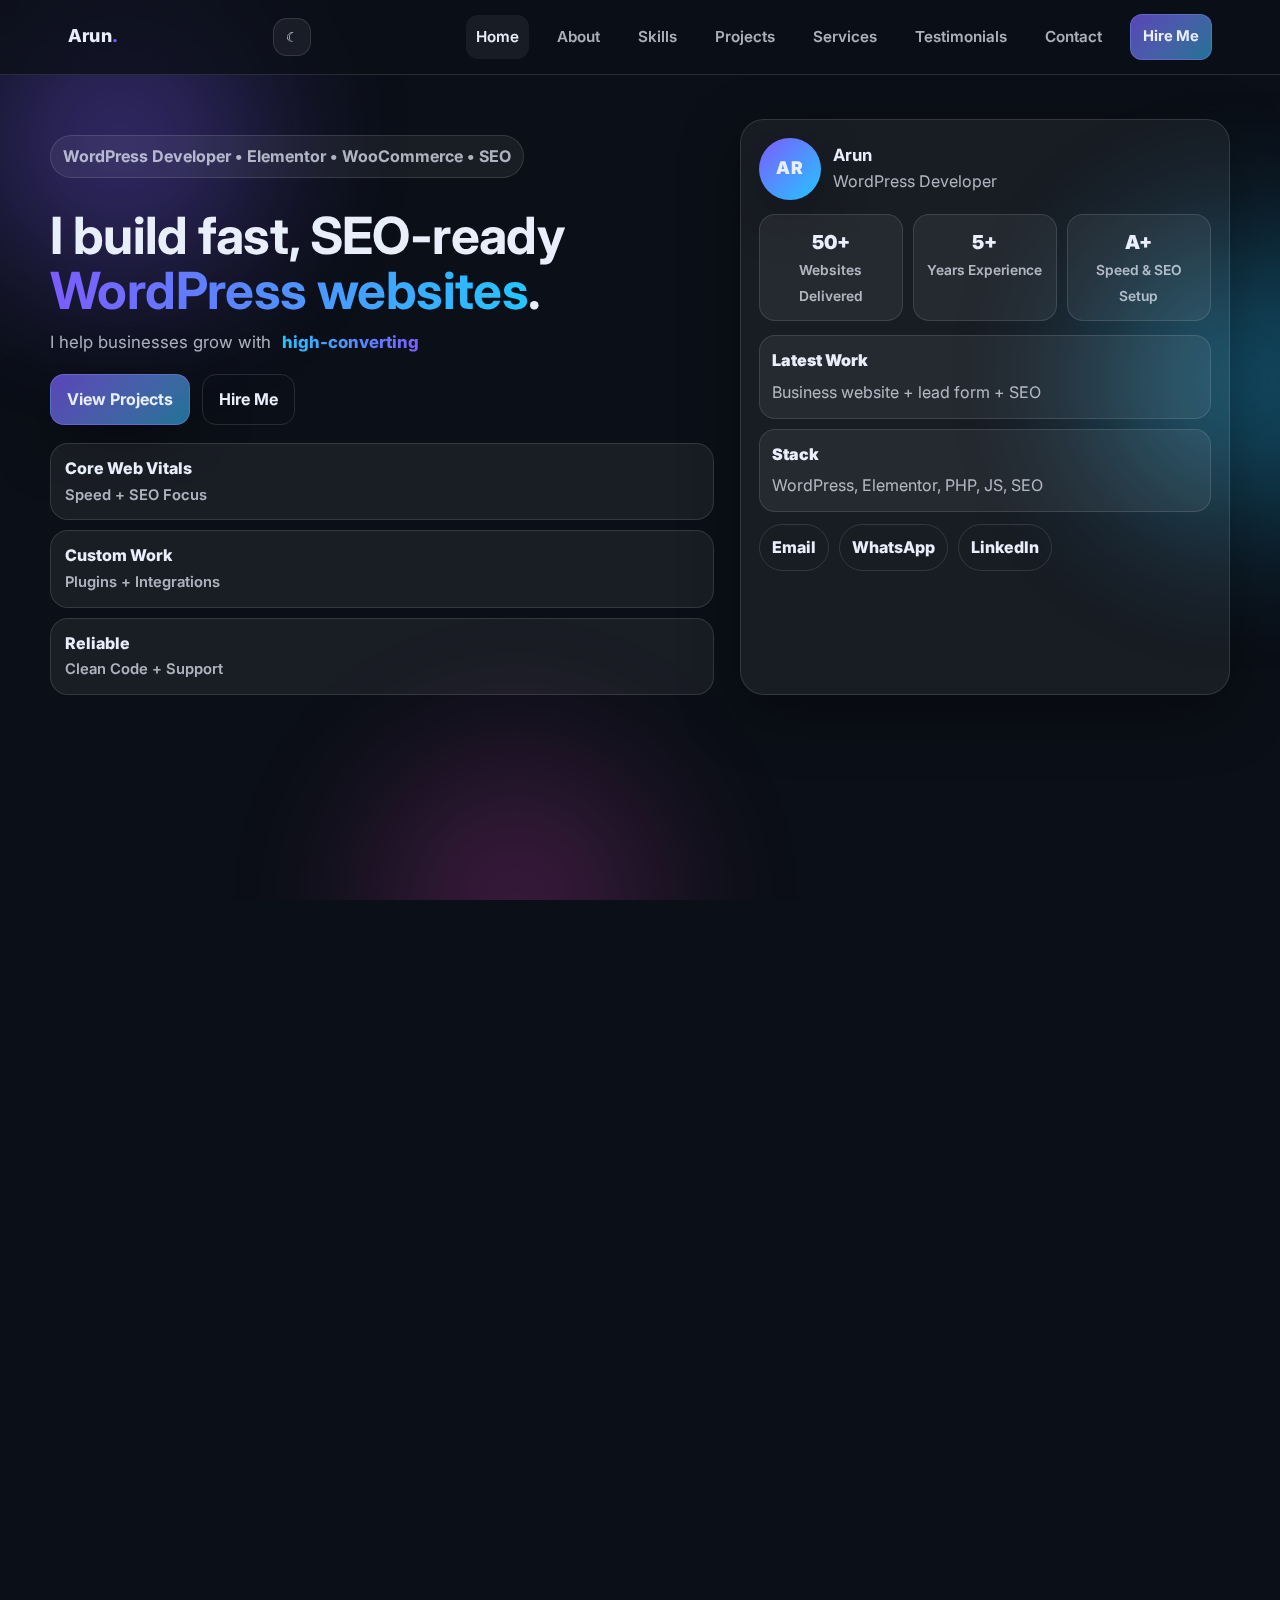
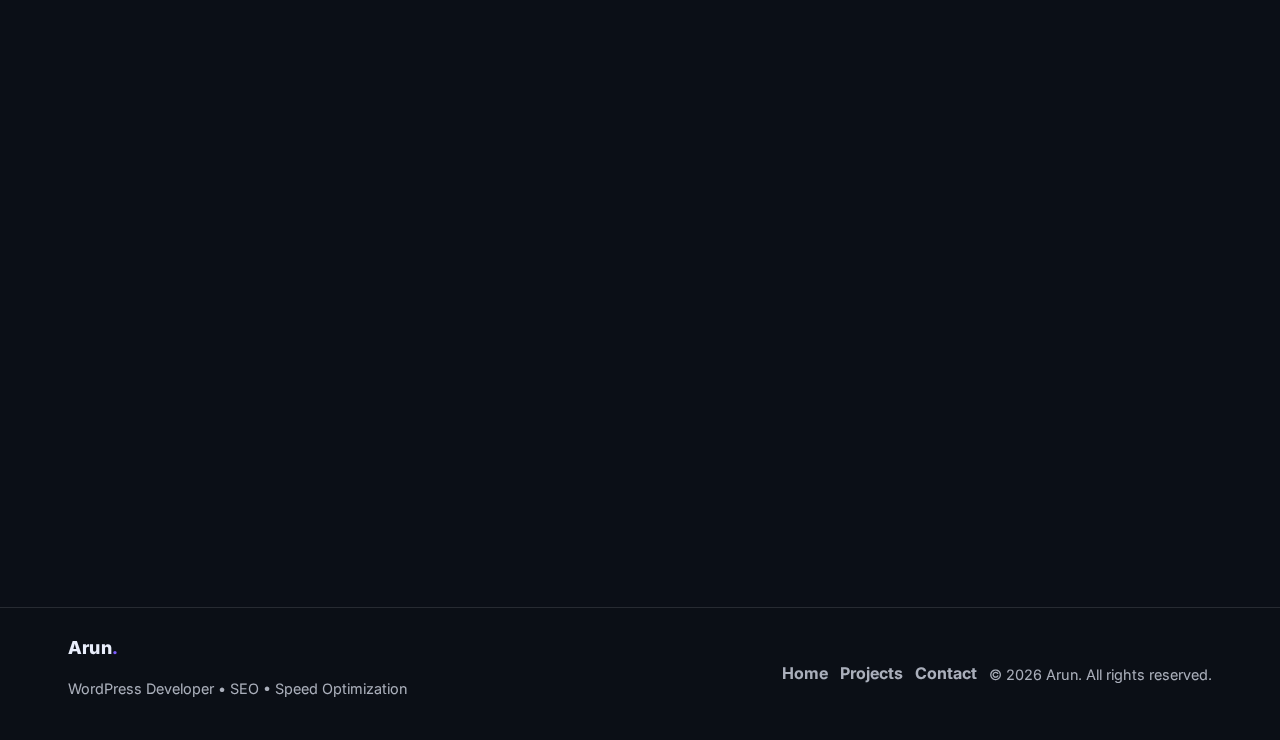
<file: index.html>
<!DOCTYPE html>
<html lang="en">
<head>
  <meta charset="UTF-8" />
  <meta name="viewport" content="width=device-width, initial-scale=1.0" />
  <title>Arun | WordPress Developer</title>
  <meta name="description" content="Arun - WordPress Developer building fast, SEO-ready websites with Elementor, WooCommerce, and custom plugins." />
  <meta name="robots" content="index,follow" />

  <!-- Open Graph -->
  <meta property="og:title" content="Arun | WordPress Developer" />
  <meta property="og:description" content="Fast, SEO-ready WordPress websites. Elementor, WooCommerce, Custom Plugins, Speed Optimization." />
  <meta property="og:type" content="website" />

  <!-- Fonts -->
  <link rel="preconnect" href="https://fonts.googleapis.com">
  <link rel="preconnect" href="https://fonts.gstatic.com" crossorigin>
  <link href="https://fonts.googleapis.com/css2?family=Inter:wght@400;500;600;700;800&display=swap" rel="stylesheet">

  <link rel="stylesheet" href="style.css" />
  <link rel="script" href="script.js"
  
</head>

<body>
  <!-- Background decorations -->
  <div class="bg-blobs" aria-hidden="true">
    <span class="blob b1"></span>
    <span class="blob b2"></span>
    <span class="blob b3"></span>
  </div>

  <!-- Header -->
  <header class="header" id="top">
    <nav class="nav container">
      <a class="logo" href="#home" aria-label="Arun Home">
        Arun<span class="dot">.</span>
      </a>

      <button class="icon-btn" id="themeToggle" aria-label="Toggle theme" title="Toggle theme">
        <span class="icon-sun" aria-hidden="true">☀</span>
        <span class="icon-moon" aria-hidden="true">☾</span>
      </button>

      <button class="hamburger" id="hamburger" aria-label="Open menu" aria-expanded="false">
        <span></span><span></span><span></span>
      </button>

      <div class="nav-links" id="navLinks">
        <a href="#home" class="nav-link active">Home</a>
        <a href="#about" class="nav-link">About</a>
        <a href="#skills" class="nav-link">Skills</a>
        <a href="#projects" class="nav-link">Projects</a>
        <a href="#services" class="nav-link">Services</a>
        <a href="#testimonials" class="nav-link">Testimonials</a>
        <a href="#contact" class="nav-link">Contact</a>
        <a href="#contact" class="btn btn-sm">Hire Me</a>
      </div>
    </nav>

    <!-- Mobile slide panel -->
    <div class="mobile-panel" id="mobilePanel" aria-hidden="true">
      <div class="mobile-panel-inner">
        <div class="mobile-top">
          <span class="mobile-title">Menu</span>
          <button class="icon-btn" id="closeMobile" aria-label="Close menu">✕</button>
        </div>
        <div class="mobile-links">
          <a href="#home" class="m-link">Home</a>
          <a href="#about" class="m-link">About</a>
          <a href="#skills" class="m-link">Skills</a>
          <a href="#projects" class="m-link">Projects</a>
          <a href="#services" class="m-link">Services</a>
          <a href="#testimonials" class="m-link">Testimonials</a>
          <a href="#contact" class="m-link">Contact</a>
        </div>
        <a class="btn btn-full" href="#contact">Hire Arun</a>
      </div>
    </div>
  </header>

  <!-- Main -->
  <main>
    <!-- Hero -->
    <section class="hero container section" id="home">
      <div class="hero-grid">
        <div class="hero-copy reveal">
          <p class="pill">WordPress Developer • Elementor • WooCommerce • SEO</p>
          <h1 class="hero-title">
            I build fast, SEO-ready <span class="grad">WordPress websites</span>.
          </h1>

          <p class="hero-sub">
            <span class="muted">I help businesses grow with</span>
            <span class="typing" id="typing" aria-label="Typing roles"></span>
          </p>

          <div class="hero-cta">
            <a class="btn" href="#projects">View Projects</a>
            <a class="btn btn-ghost" href="#contact">Hire Me</a>
          </div>

          <div class="hero-badges">
            <div class="badge">
              <span class="badge-k">Core Web Vitals</span>
              <span class="badge-v">Speed + SEO Focus</span>
            </div>
            <div class="badge">
              <span class="badge-k">Custom Work</span>
              <span class="badge-v">Plugins + Integrations</span>
            </div>
            <div class="badge">
              <span class="badge-k">Reliable</span>
              <span class="badge-v">Clean Code + Support</span>
            </div>
          </div>
        </div>

        <div class="hero-card reveal">
          <div class="profile">
            <div class="profile-img" role="img" aria-label="Profile placeholder">
              <span>AR</span>
            </div>
            <div class="profile-meta">
              <h3>Arun</h3>
              <p class="muted">WordPress Developer</p>
            </div>
          </div>

          <div class="quick-stats">
            <div class="qstat">
              <span class="qnum">50+</span>
              <span class="qtxt">Websites Delivered</span>
            </div>
            <div class="qstat">
              <span class="qnum">5+</span>
              <span class="qtxt">Years Experience</span>
            </div>
            <div class="qstat">
              <span class="qnum">A+</span>
              <span class="qtxt">Speed & SEO Setup</span>
            </div>
          </div>

          <div class="mini-cards">
            <div class="mini">
              <p class="mini-t">Latest Work</p>
              <p class="mini-d muted">Business website + lead form + SEO</p>
            </div>
            <div class="mini">
              <p class="mini-t">Stack</p>
              <p class="mini-d muted">WordPress, Elementor, PHP, JS, SEO</p>
            </div>
          </div>

          <div class="hero-social">
            <a class="chip" href="#contact">Email</a>
            <a class="chip" href="#contact">WhatsApp</a>
            <a class="chip" href="#contact">LinkedIn</a>
          </div>
        </div>
      </div>
    </section>

    <!-- About -->
    <section class="container section" id="about">
      <div class="section-head reveal">
        <h2>About</h2>
        <p class="muted">
          I build WordPress sites that load fast, rank better, and convert visitors into leads.
          My focus is clean UI, SEO-ready structure, and performance.
        </p>
      </div>

      <div class="about-grid">
        <div class="about-card reveal">
          <h3>What I do</h3>
          <ul class="ticks">
            <li>Custom WordPress websites (Elementor / Gutenberg)</li>
            <li>WooCommerce store setup + checkout optimization</li>
            <li>Speed optimization (Core Web Vitals)</li>
            <li>On-page SEO + schema + indexing fixes</li>
            <li>Plugin customization + API integrations</li>
          </ul>
          <a class="btn btn-ghost" href="#" onclick="alert('Add your resume file and update this link!')">Download Resume</a>
        </div>

        <div class="highlights reveal">
          <div class="h-card">
            <h4>5+ Years</h4>
            <p class="muted">Hands-on WordPress development & fixes</p>
          </div>
          <div class="h-card">
            <h4>50+ Projects</h4>
            <p class="muted">Business sites, stores, landing pages</p>
          </div>
          <div class="h-card">
            <h4>SEO First</h4>
            <p class="muted">Better structure, speed, and content flow</p>
          </div>
        </div>
      </div>
    </section>

    <!-- Skills -->
    <section class="container section" id="skills">
      <div class="section-head reveal">
        <h2>Skills</h2>
        <p class="muted">Modern WordPress workflow with performance and clean UX.</p>
      </div>

      <div class="skills-wrap reveal">
        <div class="chips">
          <span class="chip">WordPress</span>
          <span class="chip">Elementor</span>
          <span class="chip">WooCommerce</span>
          <span class="chip">PHP</span>
          <span class="chip">MySQL</span>
          <span class="chip">HTML</span>
          <span class="chip">CSS</span>
          <span class="chip">JavaScript</span>
          <span class="chip">SEO</span>
          <span class="chip">Speed Optimization</span>
          <span class="chip">Security</span>
        </div>

        <div class="bars">
          <div class="bar" data-level="92">
            <div class="bar-top">
              <span>WordPress + Elementor</span>
              <span class="muted">92%</span>
            </div>
            <div class="bar-track"><div class="bar-fill"></div></div>
          </div>

          <div class="bar" data-level="88">
            <div class="bar-top">
              <span>WooCommerce</span>
              <span class="muted">88%</span>
            </div>
            <div class="bar-track"><div class="bar-fill"></div></div>
          </div>

          <div class="bar" data-level="85">
            <div class="bar-top">
              <span>Speed + Core Web Vitals</span>
              <span class="muted">85%</span>
            </div>
            <div class="bar-track"><div class="bar-fill"></div></div>
          </div>

          <div class="bar" data-level="80">
            <div class="bar-top">
              <span>Custom Plugins (PHP + JS)</span>
              <span class="muted">80%</span>
            </div>
            <div class="bar-track"><div class="bar-fill"></div></div>
          </div>

          <div class="bar" data-level="78">
            <div class="bar-top">
              <span>SEO On-page + Schema</span>
              <span class="muted">78%</span>
            </div>
            <div class="bar-track"><div class="bar-fill"></div></div>
          </div>
        </div>
      </div>
    </section>

    <!-- Projects -->
    <section class="container section" id="projects">
      <div class="section-head reveal">
        <h2>Projects</h2>
        <p class="muted">A few recent works (sample projects). Replace with your real projects.</p>
      </div>

      <div class="filters reveal" role="tablist" aria-label="Project filters">
        <button class="fbtn active" data-filter="all">All</button>
        <button class="fbtn" data-filter="wordpress">WordPress</button>
        <button class="fbtn" data-filter="woocommerce">WooCommerce</button>
        <button class="fbtn" data-filter="seo">SEO</button>
        <button class="fbtn" data-filter="plugins">Plugins</button>
      </div>

      <div class="project-grid reveal" id="projectGrid">
        <article class="p-card" data-tags="wordpress,seo">
          <div class="p-thumb">
            <span>Business Website</span>
          </div>
          <div class="p-body">
            <h3>IT Company Website</h3>
            <p class="muted">Modern UI, lead forms, speed + on-page SEO.</p>
            <div class="tags">
              <span class="tag">WordPress</span><span class="tag">SEO</span>
            </div>
            <div class="p-actions">
              <a class="btn btn-sm" href="#" onclick="alert('Add your live link!')">Live Demo</a>
              <a class="btn btn-sm btn-ghost" href="#" onclick="alert('Add case study page!')">Case Study</a>
            </div>
          </div>
        </article>

        <article class="p-card" data-tags="woocommerce,seo">
          <div class="p-thumb">
            <span>Online Store</span>
          </div>
          <div class="p-body">
            <h3>WooCommerce Store Setup</h3>
            <p class="muted">Checkout optimization, payments, shipping rules.</p>
            <div class="tags">
              <span class="tag">WooCommerce</span><span class="tag">SEO</span>
            </div>
            <div class="p-actions">
              <a class="btn btn-sm" href="#" onclick="alert('Add your live link!')">Live Demo</a>
              <a class="btn btn-sm btn-ghost" href="#" onclick="alert('Add case study page!')">Case Study</a>
            </div>
          </div>
        </article>

        <article class="p-card" data-tags="wordpress,plugins">
          <div class="p-thumb">
            <span>Custom Plugin</span>
          </div>
          <div class="p-body">
            <h3>Booking / Form Plugin</h3>
            <p class="muted">Admin dashboard + status updates + exports.</p>
            <div class="tags">
              <span class="tag">Plugins</span><span class="tag">WordPress</span>
            </div>
            <div class="p-actions">
              <a class="btn btn-sm" href="#" onclick="alert('Add demo video or repo!')">Live Demo</a>
              <a class="btn btn-sm btn-ghost" href="#" onclick="alert('Add case study page!')">Case Study</a>
            </div>
          </div>
        </article>

        <article class="p-card" data-tags="seo,wordpress">
          <div class="p-thumb">
            <span>Landing Pages</span>
          </div>
          <div class="p-body">
            <h3>SEO Landing Pages</h3>
            <p class="muted">Keyword structure, internal links, schema setup.</p>
            <div class="tags">
              <span class="tag">SEO</span><span class="tag">WordPress</span>
            </div>
            <div class="p-actions">
              <a class="btn btn-sm" href="#" onclick="alert('Add your live link!')">Live Demo</a>
              <a class="btn btn-sm btn-ghost" href="#" onclick="alert('Add case study page!')">Case Study</a>
            </div>
          </div>
        </article>

        <article class="p-card" data-tags="woocommerce,plugins">
          <div class="p-thumb">
            <span>Woo Addon</span>
          </div>
          <div class="p-body">
            <h3>WooCommerce Custom Add-on</h3>
            <p class="muted">Custom fields, dynamic pricing, email triggers.</p>
            <div class="tags">
              <span class="tag">WooCommerce</span><span class="tag">Plugins</span>
            </div>
            <div class="p-actions">
              <a class="btn btn-sm" href="#" onclick="alert('Add demo link!')">Live Demo</a>
              <a class="btn btn-sm btn-ghost" href="#" onclick="alert('Add case study page!')">Case Study</a>
            </div>
          </div>
        </article>

        <article class="p-card" data-tags="wordpress">
          <div class="p-thumb">
            <span>Fix & Improve</span>
          </div>
          <div class="p-body">
            <h3>Speed Fix + 404 Cleanup</h3>
            <p class="muted">Redirects, broken links fix, better indexing control.</p>
            <div class="tags">
              <span class="tag">WordPress</span>
            </div>
            <div class="p-actions">
              <a class="btn btn-sm" href="#" onclick="alert('Add report or screenshot!')">Live Demo</a>
              <a class="btn btn-sm btn-ghost" href="#" onclick="alert('Add case study page!')">Case Study</a>
            </div>
          </div>
        </article>
      </div>
    </section>

    <!-- Services -->
    <section class="container section" id="services">
      <div class="section-head reveal">
        <h2>Services</h2>
        <p class="muted">Everything needed to launch and grow a WordPress website.</p>
      </div>

      <div class="service-grid reveal">
        <div class="s-card">
          <div class="s-ic">🧱</div>
          <h3>WordPress Development</h3>
          <p class="muted">Custom pages, themes, sections, and clean layout.</p>
        </div>
        <div class="s-card">
          <div class="s-ic">🎨</div>
          <h3>Elementor Design</h3>
          <p class="muted">Modern UI, responsive design, reusable templates.</p>
        </div>
        <div class="s-card">
          <div class="s-ic">🛒</div>
          <h3>WooCommerce Setup</h3>
          <p class="muted">Store setup, product pages, checkout optimization.</p>
        </div>
        <div class="s-card">
          <div class="s-ic">⚡</div>
          <h3>Speed Optimization</h3>
          <p class="muted">Core Web Vitals, caching, images, code cleanup.</p>
        </div>
        <div class="s-card">
          <div class="s-ic">🔎</div>
          <h3>SEO On-page</h3>
          <p class="muted">Meta, schema, internal linking, indexing improvements.</p>
        </div>
        <div class="s-card">
          <div class="s-ic">🧩</div>
          <h3>Plugin Customization</h3>
          <p class="muted">Custom features, forms, dashboards, integrations.</p>
        </div>
      </div>
    </section>

    <!-- Testimonials -->
    <section class="container section" id="testimonials">
      <div class="section-head reveal">
        <h2>Testimonials</h2>
        <p class="muted">What clients say (sample).</p>
      </div>

      <div class="t-wrap reveal">
        <div class="t-card" id="tCard">
          <p class="t-quote" id="tQuote">“Arun delivered a fast WordPress website with clean design and strong SEO setup.”</p>
          <div class="t-meta">
            <div class="t-avatar">A</div>
            <div>
              <p class="t-name" id="tName">Akhil</p>
              <p class="muted t-role" id="tRole">Business Owner</p>
            </div>
          </div>
        </div>

        <div class="t-dots" id="tDots" aria-label="Testimonial navigation"></div>
      </div>
    </section>

    <!-- Contact -->
    <section class="container section" id="contact">
      <div class="section-head reveal">
        <h2>Contact</h2>
        <p class="muted">Tell me about your website requirement. I’ll reply quickly.</p>
      </div>

      <div class="contact-grid">
        <form class="form-card reveal" id="contactForm" novalidate>
          <div class="f-row">
            <label for="name">Name</label>
            <input id="name" name="name" type="text" placeholder="Your name" required />
            <small class="err" data-err-for="name"></small>
          </div>

          <div class="f-row">
            <label for="email">Email</label>
            <input id="email" name="email" type="email" placeholder="you@example.com" required />
            <small class="err" data-err-for="email"></small>
          </div>

          <div class="f-row">
            <label for="message">Message</label>
            <textarea id="message" name="message" rows="5" placeholder="Project details..." required></textarea>
            <small class="err" data-err-for="message"></small>
          </div>

          <button class="btn btn-full" type="submit">Send Message</button>
          <p class="muted small">This form is frontend-only. Connect it to email/API later.</p>
        </form>

        <div class="contact-side reveal">
          <div class="contact-card">
            <h3>Quick Connect</h3>
            <div class="contact-actions">
              <a class="btn btn-ghost btn-full" href="mailto:arun@example.com">Email</a>
              <a class="btn btn-ghost btn-full" href="#" onclick="alert('Add WhatsApp link: https://wa.me/91XXXXXXXXXX')">WhatsApp</a>
              <a class="btn btn-ghost btn-full" href="#" onclick="alert('Add your LinkedIn profile link')">LinkedIn</a>
            </div>
          </div>

          <div class="faq-card">
            <h3>FAQ</h3>
            <div class="accordion" id="faq">
              <button class="acc" type="button">How fast can you deliver a website?<span>+</span></button>
              <div class="panel"><p class="muted">Usually 3–10 days depending on pages and content readiness.</p></div>

              <button class="acc" type="button">Do you provide SEO setup?<span>+</span></button>
              <div class="panel"><p class="muted">Yes — on-page SEO, schema, indexing, and speed improvements.</p></div>

              <button class="acc" type="button">Can you fix bugs on an existing site?<span>+</span></button>
              <div class="panel"><p class="muted">Yes — performance, 404/redirects, plugin conflicts, UI fixes.</p></div>
            </div>
          </div>
        </div>
      </div>
    </section>
  </main>

  <!-- Footer -->
  <footer class="footer">
    <div class="container footer-grid">
      <div>
        <div class="logo">Arun<span class="dot">.</span></div>
        <p class="muted small">WordPress Developer • SEO • Speed Optimization</p>
      </div>
      <div class="foot-links">
        <a href="#home">Home</a>
        <a href="#projects">Projects</a>
        <a href="#contact">Contact</a>
      </div>
      <p class="muted small">© <span id="year"></span> Arun. All rights reserved.</p>
    </div>
  </footer>

  <button class="to-top" id="toTop" aria-label="Back to top">↑</button>

  <script src="script.js"></script>
</body>
</html>
</file>
<file: style.css>
:root{
  --bg: #0b0f17;
  --card: rgba(255,255,255,.06);
  --card2: rgba(255,255,255,.08);
  --text: #e9eefb;
  --muted: rgba(233,238,251,.72);
  --border: rgba(255,255,255,.12);
  --shadow: 0 18px 60px rgba(0,0,0,.35);
  --brand: #7c5cff;
  --brand2:#24c6ff;
  --radius: 18px;
  --radius2: 24px;
  --max: 1180px;
}

[data-theme="light"]{
  --bg:#f7f8ff;
  --card: rgba(0,0,0,.05);
  --card2: rgba(0,0,0,.06);
  --text:#0c1222;
  --muted: rgba(12,18,34,.72);
  --border: rgba(0,0,0,.10);
  --shadow: 0 18px 60px rgba(0,0,0,.12);
  --brand:#5a3bff;
  --brand2:#0077ff;
}

*{box-sizing:border-box}
html{scroll-behavior:smooth}
body{
  margin:0;
  font-family: "Inter", system-ui, -apple-system, Segoe UI, Roboto, Arial, sans-serif;
  background: var(--bg);
  color: var(--text);
  line-height: 1.6;
  overflow-x:hidden;
}

.container{max-width:var(--max); margin:0 auto; padding:0 18px;}
.section{padding:92px 0;}
.small{font-size:.9rem}
.muted{color:var(--muted)}
.dot{color:var(--brand)}

a{color:inherit; text-decoration:none}
button{font-family:inherit}

.bg-blobs{position:fixed; inset:0; pointer-events:none; z-index:-1; overflow:hidden}
.blob{
  position:absolute; width:520px; height:520px; border-radius:50%;
  filter: blur(60px);
  opacity:.45;
}
.b1{left:-140px; top:-120px; background: radial-gradient(circle, var(--brand), transparent 60%);}
.b2{right:-220px; top:120px; background: radial-gradient(circle, var(--brand2), transparent 60%);}
.b3{left:20%; bottom:-260px; background: radial-gradient(circle, #ff4fd8, transparent 60%); opacity:.25;}

.header{
  position:sticky; top:0; z-index:50;
  backdrop-filter: blur(14px);
  background: color-mix(in srgb, var(--bg) 75%, transparent);
  border-bottom: 1px solid var(--border);
}
.nav{
  display:flex; align-items:center; justify-content:space-between;
  padding:14px 18px;
}
.logo{font-weight:800; letter-spacing:.2px; font-size:1.12rem}

.nav-links{display:flex; gap:18px; align-items:center}
.nav-link{
  font-weight:600; font-size:.95rem;
  padding:10px 10px;
  border-radius:12px;
  color: var(--muted);
}
.nav-link.active{color:var(--text); background: var(--card)}
.nav-link:hover{background: var(--card); color: var(--text);}

.btn{
  display:inline-flex; align-items:center; justify-content:center;
  padding:12px 16px;
  border-radius: 14px;
  border: 1px solid color-mix(in srgb, var(--brand) 30%, var(--border));
  background: linear-gradient(135deg, color-mix(in srgb, var(--brand) 70%, transparent), color-mix(in srgb, var(--brand2) 55%, transparent));
  color: var(--text);
  font-weight:700;
  box-shadow: var(--shadow);
  transition: transform .15s ease, filter .15s ease;
}
.btn:hover{transform: translateY(-2px); filter: brightness(1.05);}
.btn:active{transform: translateY(0);}
.btn-ghost{
  background: transparent;
  box-shadow:none;
  border: 1px solid var(--border);
  color: var(--text);
}
.btn-sm{padding:10px 12px; border-radius:12px; font-size:.92rem; box-shadow:none;}
.btn-full{width:100%}

.icon-btn{
  border:1px solid var(--border);
  background: var(--card);
  color: var(--text);
  border-radius: 14px;
  padding:10px 12px;
  cursor:pointer;
  display:inline-flex; align-items:center; gap:10px;
}
.icon-sun{display:none}
[data-theme="light"] .icon-sun{display:inline}
[data-theme="light"] .icon-moon{display:none}

.hamburger{
  display:none;
  width:44px; height:44px;
  border-radius:14px;
  border:1px solid var(--border);
  background: var(--card);
  cursor:pointer;
}
.hamburger span{
  display:block; width:20px; height:2px; background: var(--text);
  margin:5px auto; border-radius:4px;
  opacity:.9;
}

.mobile-panel{
  position:fixed; inset:0;
  background: rgba(0,0,0,.55);
  display:none;
}
.mobile-panel.show{display:block}
.mobile-panel-inner{
  position:absolute; top:0; right:0;
  width:min(340px, 88vw);
  height:100%;
  background: var(--bg);
  border-left:1px solid var(--border);
  padding:18px;
  box-shadow: var(--shadow);
}
.mobile-top{display:flex; justify-content:space-between; align-items:center; margin-bottom:14px;}
.mobile-title{font-weight:800}
.mobile-links{display:flex; flex-direction:column; gap:10px; margin:10px 0 18px;}
.m-link{
  padding:12px 12px;
  border-radius:14px;
  background: var(--card);
  border:1px solid var(--border);
  font-weight:700;
}

.hero{padding-top:44px}
.hero-grid{
  display:grid; grid-template-columns: 1.15fr .85fr;
  gap:26px;
  align-items:stretch;
}
.pill{
  display:inline-flex;
  padding:8px 12px;
  border-radius:999px;
  background: var(--card);
  border:1px solid var(--border);
  font-weight:700;
  color: var(--muted);
}
.hero-title{
  font-size: clamp(2.1rem, 4vw, 3.25rem);
  line-height: 1.08;
  margin:14px 0 10px;
  letter-spacing:-.6px;
}
.grad{
  background: linear-gradient(90deg, var(--brand), var(--brand2));
  -webkit-background-clip:text; background-clip:text;
  color: transparent;
}
.hero-sub{
  font-size:1.05rem;
  margin:0 0 16px;
}
.typing{
  font-weight:800;
  padding-left:6px;
  background: linear-gradient(90deg, var(--brand2), var(--brand));
  -webkit-background-clip:text; background-clip:text;
  color: transparent;
}
.hero-cta{display:flex; gap:12px; margin:18px 0 18px;}
.hero-badges{
  display:grid; grid-template-columns: 1fr;
  gap:10px;
  margin-top:12px;
}
.badge{
  padding:12px 14px;
  border-radius: var(--radius);
  background: var(--card);
  border:1px solid var(--border);
}
.badge-k{font-weight:800; display:block}
.badge-v{font-weight:600; color: var(--muted); font-size:.92rem}

.hero-card{
  border-radius: var(--radius2);
  background: color-mix(in srgb, var(--card) 90%, transparent);
  border: 1px solid var(--border);
  box-shadow: var(--shadow);
  padding:18px;
}
.profile{display:flex; align-items:center; gap:12px; margin-bottom:12px;}
.profile-img{
  width:62px; height:62px; border-radius:50%;
  background: linear-gradient(135deg, var(--brand), var(--brand2));
  display:flex; align-items:center; justify-content:center;
  font-weight:900;
  box-shadow: 0 18px 50px rgba(0,0,0,.25);
}
.profile-img span{font-size:1.1rem; letter-spacing:.5px}
.profile-meta h3{margin:0; font-size:1.05rem}
.profile-meta p{margin:0}

.quick-stats{
  display:grid; grid-template-columns: repeat(3, 1fr);
  gap:10px;
  margin:14px 0 14px;
}
.qstat{
  padding:12px; border-radius: 16px;
  background: var(--card);
  border:1px solid var(--border);
  text-align:center;
}
.qnum{font-weight:900; font-size:1.2rem; display:block}
.qtxt{font-weight:600; color: var(--muted); font-size:.86rem}

.mini-cards{display:grid; gap:10px; margin:8px 0 12px;}
.mini{
  padding:12px; border-radius:16px;
  background: var(--card);
  border:1px solid var(--border);
}
.mini-t{margin:0; font-weight:900}
.mini-d{margin:6px 0 0}

.hero-social{display:flex; gap:10px; flex-wrap:wrap; margin-top:12px;}
.chip{
  padding:10px 12px;
  border-radius:999px;
  border:1px solid var(--border);
  background: transparent;
  font-weight:800;
}

.section-head{
  display:grid;
  gap:8px;
  margin-bottom:18px;
}
.section-head h2{
  margin:0;
  font-size:1.8rem;
  letter-spacing:-.4px;
}

.about-grid{
  display:grid;
  grid-template-columns: 1fr 1fr;
  gap:18px;
}
.about-card{
  padding:18px;
  border-radius: var(--radius2);
  background: var(--card);
  border:1px solid var(--border);
  box-shadow: var(--shadow);
}
.ticks{margin:12px 0 14px; padding-left:18px}
.ticks li{margin:8px 0}

.highlights{display:grid; gap:12px;}
.h-card{
  padding:18px;
  border-radius: var(--radius2);
  background: var(--card);
  border:1px solid var(--border);
}
.h-card h4{margin:0 0 6px; font-size:1.1rem}

.skills-wrap{
  padding:18px;
  border-radius: var(--radius2);
  background: var(--card);
  border:1px solid var(--border);
  box-shadow: var(--shadow);
}
.chips{display:flex; flex-wrap:wrap; gap:10px; margin-bottom:16px;}
.bars{display:grid; gap:12px;}
.bar-top{display:flex; justify-content:space-between; gap:10px; font-weight:800;}
.bar-track{
  height:12px;
  border-radius:999px;
  background: color-mix(in srgb, var(--card2) 70%, transparent);
  border:1px solid var(--border);
  overflow:hidden;
}
.bar-fill{
  height:100%;
  width:0%;
  border-radius:999px;
  background: linear-gradient(90deg, var(--brand), var(--brand2));
  transition: width 900ms ease;
}

.filters{display:flex; gap:10px; flex-wrap:wrap; margin-bottom:14px;}
.fbtn{
  padding:10px 12px;
  border-radius:999px;
  border:1px solid var(--border);
  background: var(--card);
  color: var(--text);
  font-weight:800;
  cursor:pointer;
}
.fbtn.active{background: linear-gradient(90deg, color-mix(in srgb, var(--brand) 70%, transparent), color-mix(in srgb, var(--brand2) 60%, transparent));}

.project-grid{
  display:grid;
  grid-template-columns: repeat(3, 1fr);
  gap:14px;
}
.p-card{
  border-radius: var(--radius2);
  background: var(--card);
  border:1px solid var(--border);
  overflow:hidden;
  box-shadow: var(--shadow);
  transition: transform .15s ease;
}
.p-card:hover{transform: translateY(-4px);}
.p-thumb{
  height:140px;
  display:flex; align-items:flex-end;
  padding:14px;
  background:
    radial-gradient(circle at 20% 20%, color-mix(in srgb, var(--brand) 65%, transparent), transparent 60%),
    radial-gradient(circle at 80% 30%, color-mix(in srgb, var(--brand2) 55%, transparent), transparent 60%),
    color-mix(in srgb, var(--bg) 60%, transparent);
  border-bottom:1px solid var(--border);
}
.p-thumb span{font-weight:900}
.p-body{padding:14px;}
.p-body h3{margin:0 0 6px;}
.tags{display:flex; gap:8px; flex-wrap:wrap; margin:10px 0 12px}
.tag{
  padding:6px 10px;
  border-radius:999px;
  border:1px solid var(--border);
  font-weight:800;
  font-size:.82rem;
  color: var(--muted);
}
.p-actions{display:flex; gap:10px; flex-wrap:wrap;}

.service-grid{
  display:grid;
  grid-template-columns: repeat(3, 1fr);
  gap:14px;
}
.s-card{
  padding:18px;
  border-radius: var(--radius2);
  background: var(--card);
  border:1px solid var(--border);
  box-shadow: var(--shadow);
  transition: transform .15s ease;
}
.s-card:hover{transform: translateY(-4px);}
.s-ic{font-size:1.4rem; margin-bottom:10px}

.t-wrap{display:grid; gap:14px;}
.t-card{
  padding:18px;
  border-radius: var(--radius2);
  background: var(--card);
  border:1px solid var(--border);
  box-shadow: var(--shadow);
}
.t-quote{font-size:1.05rem; margin:0 0 14px; font-weight:700}
.t-meta{display:flex; gap:12px; align-items:center}
.t-avatar{
  width:44px; height:44px; border-radius:50%;
  background: linear-gradient(135deg, var(--brand2), var(--brand));
  display:flex; align-items:center; justify-content:center;
  font-weight:900;
}
.t-name{margin:0; font-weight:900}
.t-role{margin:0}
.t-dots{display:flex; gap:8px;}
.dotbtn{
  width:10px; height:10px; border-radius:50%;
  border:1px solid var(--border);
  background: var(--card);
  cursor:pointer;
}
.dotbtn.active{background: var(--text);}

.contact-grid{
  display:grid;
  grid-template-columns: 1.05fr .95fr;
  gap:14px;
}
.form-card{
  padding:18px;
  border-radius: var(--radius2);
  background: var(--card);
  border:1px solid var(--border);
  box-shadow: var(--shadow);
}
.f-row{display:grid; gap:8px; margin-bottom:12px;}
label{font-weight:900; font-size:.95rem}
input, textarea{
  width:100%;
  padding:12px 12px;
  border-radius: 14px;
  border: 1px solid var(--border);
  background: color-mix(in srgb, var(--bg) 75%, transparent);
  color: var(--text);
  outline:none;
}
input:focus, textarea:focus{border-color: color-mix(in srgb, var(--brand) 70%, var(--border));}
.err{color:#ff5f7a; min-height:14px}
.contact-side{display:grid; gap:14px;}
.contact-card, .faq-card{
  padding:18px;
  border-radius: var(--radius2);
  background: var(--card);
  border:1px solid var(--border);
  box-shadow: var(--shadow);
}
.contact-actions{display:grid; gap:10px; margin-top:12px;}

.accordion{display:grid; gap:10px; margin-top:10px;}
.acc{
  width:100%;
  text-align:left;
  padding:12px 12px;
  border-radius: 14px;
  border:1px solid var(--border);
  background: color-mix(in srgb, var(--card2) 55%, transparent);
  font-weight:900;
  cursor:pointer;
  display:flex; justify-content:space-between; align-items:center;
}
.panel{
  display:none;
  padding:12px 12px 0;
}
.panel.open{display:block}

.footer{
  padding:26px 0;
  border-top:1px solid var(--border);
  background: color-mix(in srgb, var(--bg) 80%, transparent);
}
.footer-grid{
  display:grid;
  grid-template-columns: 1fr auto auto;
  gap:12px;
  align-items:center;
}
.foot-links{display:flex; gap:12px;}
.foot-links a{color: var(--muted); font-weight:700}
.foot-links a:hover{color: var(--text)}

.to-top{
  position:fixed;
  right:18px; bottom:18px;
  width:46px; height:46px;
  border-radius: 16px;
  border:1px solid var(--border);
  background: var(--card);
  color: var(--text);
  cursor:pointer;
  display:none;
  box-shadow: var(--shadow);
}
.to-top.show{display:inline-flex; align-items:center; justify-content:center;}

.reveal{opacity:0; transform: translateY(14px); transition: opacity .6s ease, transform .6s ease;}
.reveal.show{opacity:1; transform:none;}

@media (max-width: 980px){
  .hero-grid{grid-template-columns: 1fr; }
  .about-grid{grid-template-columns: 1fr; }
  .contact-grid{grid-template-columns: 1fr;}
  .project-grid{grid-template-columns: repeat(2, 1fr);}
  .service-grid{grid-template-columns: repeat(2, 1fr);}
}
@media (max-width: 720px){
  .nav-links{display:none}
  .hamburger{display:block}
  .section{padding:76px 0}
  .project-grid{grid-template-columns: 1fr;}
  .service-grid{grid-template-columns: 1fr;}
  .footer-grid{grid-template-columns: 1fr; gap:8px;}
}
</file>
